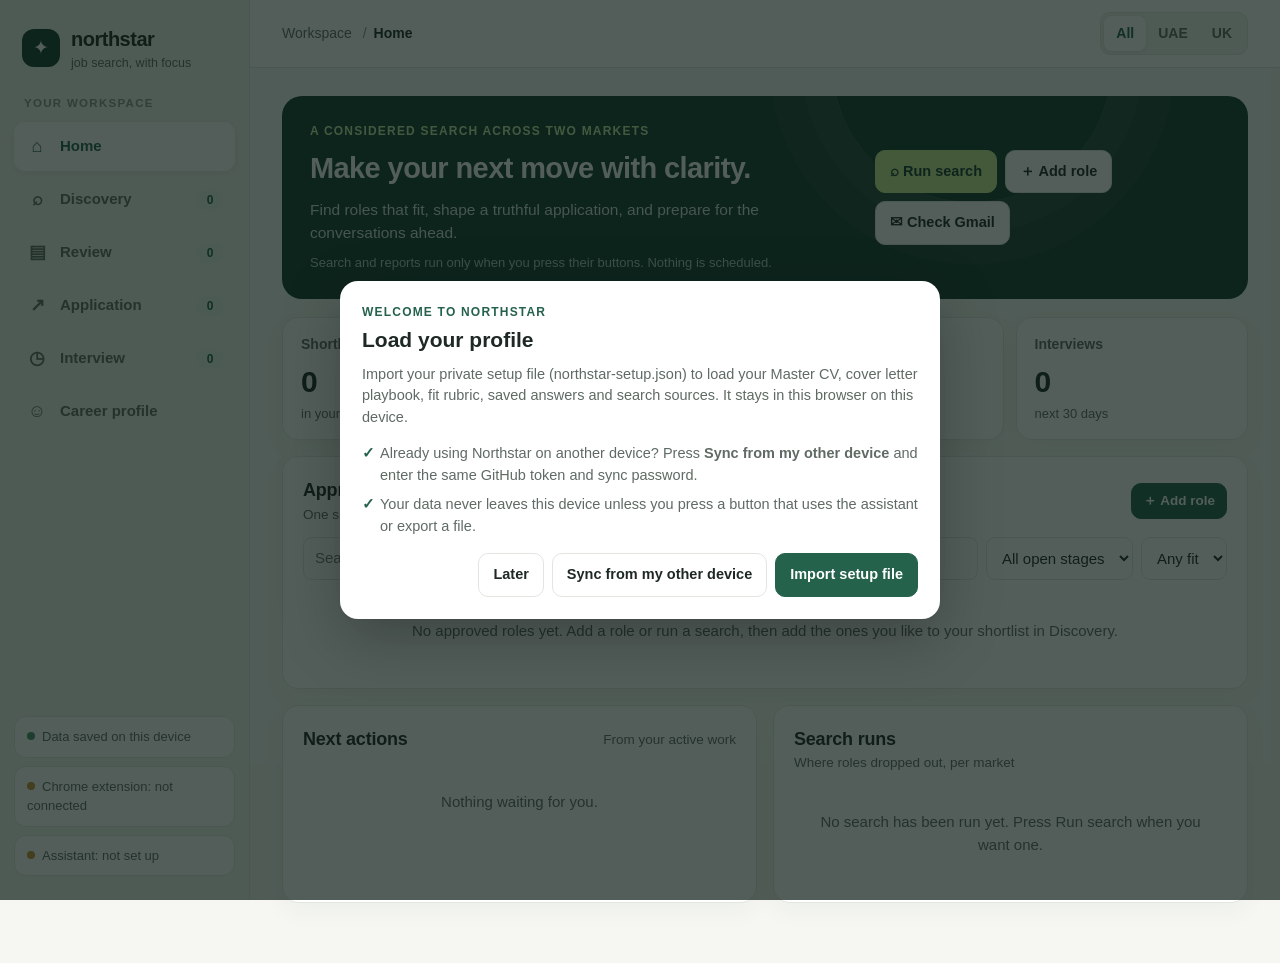
<file: index.html>
<!doctype html>
<html lang="en">
<head>
<meta charset="utf-8">
<meta name="viewport" content="width=device-width,initial-scale=1,viewport-fit=cover">
<meta name="theme-color" content="#153d32">
<meta name="northstar-app" content="3">
<meta name="apple-mobile-web-app-capable" content="yes">
<meta name="apple-mobile-web-app-title" content="Northstar">
<title>Northstar</title>
<link rel="manifest" href="manifest.webmanifest">
<link rel="icon" href="icons/icon.svg" type="image/svg+xml">
<link rel="apple-touch-icon" href="icons/icon-192.png">
<link rel="stylesheet" href="app.css">
<script src="vendor/jspdf.umd.min.js" defer></script>
</head>
<body>
<div class="app">
<aside class="side">
 <div class="brand"><div class="mark">✦</div><div><strong>northstar</strong><small>job search, with focus</small></div></div>
 <div class="nav-label">Your workspace</div>
 <nav class="nav" id="nav">
  <button class="active" data-page="home"><span class="glyph">⌂</span>Home</button>
  <button data-page="discovery"><span class="glyph">⌕</span>Discovery <span class="count" id="n-discovery">0</span></button>
  <button data-page="review"><span class="glyph">▤</span>Review <span class="count" id="n-review">0</span></button>
  <button data-page="application"><span class="glyph">↗</span>Application <span class="count" id="n-application">0</span></button>
  <button data-page="interview"><span class="glyph">◷</span>Interview <span class="count" id="n-interview">0</span></button>
  <button data-page="profile"><span class="glyph">☺</span>Career profile</button>
 </nav>
 <div class="side-bottom">
  <div class="state" id="st-data"><span class="dot ok"></span>Data saved on this device</div>
  <div class="state" id="st-ext"><span class="dot"></span>Chrome extension: checking…</div>
  <div class="state" id="st-ai"><span class="dot"></span>Assistant: not set up</div>
 </div>
</aside>
<main class="main">
 <header class="top">
  <div class="crumb">Workspace <span style="padding:0 7px;color:var(--faint)">/</span><b id="crumb">Home</b></div>
  <div class="topright">
   <div class="seg" id="markets"><button data-market="all" class="on">All</button><button data-market="UAE">UAE</button><button data-market="UK">UK</button></div>
  </div>
 </header>
 <div class="wrap">

 <!-- HOME -->
 <section class="page on" id="page-home">
  <div class="hero"><div class="hero-copy"><div class="eyebrow">A considered search across two markets</div><h1>Make your next move with clarity.</h1><p>Find roles that fit, shape a truthful application, and prepare for the conversations ahead.</p><small>Search and reports run only when you press their buttons. Nothing is scheduled.</small></div>
   <div class="hero-actions"><button class="btn lime" data-act="runSearch">⌕ Run search</button><button class="btn" data-act="openAddRole">＋ Add role</button><button class="btn" data-act="checkGmail">✉ Check Gmail</button></div></div>
  <div id="batch-bar"></div>
  <div class="stats">
   <div class="card stat"><div class="statlabel">Shortlisted</div><div class="statnum" id="s-short">0</div><div class="statnote">in your pipeline</div></div>
   <div class="card stat"><div class="statlabel">Strong fits</div><div class="statnum" id="s-strong">0</div><div class="statnote">fit 4 or 5</div></div>
   <div class="card stat"><div class="statlabel">To review</div><div class="statnum" id="s-review">0</div><div class="statnote">packs waiting for you</div></div>
   <div class="card stat"><div class="statlabel">Interviews</div><div class="statnum" id="s-int">0</div><div class="statnote">next 30 days</div></div>
  </div>
  <div class="card panel">
   <div class="panel-head"><div><h2>Approved roles <span class="tag gray" id="home-count">0</span></h2><small>One shortlist from discovery through interview</small></div><button class="btn sm primary" data-act="openAddRole">＋ Add role</button></div>
   <div class="toolbar"><input class="field search" id="f-q" placeholder="Search company or role"><select class="field" id="f-status"><option value="">All open stages</option></select><select class="field" id="f-fit"><option value="">Any fit</option><option value="4">Fit 4+</option><option value="5">Fit 5</option></select></div>
   <div class="rows" id="home-rows"></div>
  </div>
  <div class="grid2">
   <div class="card panel" id="gmail-card" hidden><div class="panel-head"><div><h2>From Gmail</h2><small>Suggested status changes. Nothing changes until you accept.</small></div></div><div id="gmail-list"></div></div>
   <div class="card panel"><div class="panel-head"><h2>Next actions</h2><small>From your active work</small></div><div id="next-actions"></div></div>
   <div class="card panel"><div class="panel-head"><div><h2>Search runs</h2><small>Where roles dropped out, per market</small></div></div><div id="run-list"></div></div>
  </div>
 </section>

 <!-- DISCOVERY -->
 <section class="page" id="page-discovery">
  <div class="title-row"><div><div class="eyebrow">Evaluate before applying</div><h1>Discovery</h1><p class="subtitle">Each role shows the fit, evidence and open questions behind its score. Adding to the shortlist never creates a pack.</p></div><div class="actions" style="margin:0"><button class="btn" data-act="openAddRole">＋ Add role</button><button class="btn primary" data-act="runSearch">⌕ Run search</button></div></div>
  <div class="split"><div id="discovery-list"></div>
   <div><div class="card panel"><div class="panel-head"><h2>Fit rubric</h2><button class="btn sm" data-act="openSource" data-arg="rubric">Read rubric</button></div><div id="rubric-meters"></div><div class="tiny" id="ko-count"></div></div>
   <div class="card panel" style="margin-top:14px"><div class="panel-head"><h2>Search sources</h2><button class="btn sm" data-act="goSettings">Search settings</button></div><div id="src-summary" class="tiny"></div></div></div>
  </div>
 </section>

 <!-- REVIEW -->
 <section class="page" id="page-review">
  <div class="title-row"><div><div class="eyebrow">Evidence before polish</div><h1>Review</h1><p class="subtitle">Tap a role to open it. Answer each claim, read the exact version, then approve it.</p></div><button class="btn" data-act="openSource" data-arg="playbook">Writing standards</button></div>
  <div id="review-list"></div>
 </section>

 <!-- APPLICATION -->
 <section class="page" id="page-application">
  <div class="title-row"><div><div class="eyebrow">A careful handoff to each application</div><h1>Application</h1><p class="subtitle">Only roles you approved appear here. Passwords, MFA, CAPTCHAs, declarations and consent stay with you. Northstar submits only what you approve in Final sign-off, one application at a time.</p></div><button class="btn primary" data-act="fillAllNow">Start filling now</button></div>
  <div class="notice" id="app-notice" style="margin-bottom:14px"></div>
  <div class="kanban" id="board"></div>
  <div id="needs-all" style="margin-top:14px"></div>
  <div id="applied" style="margin-top:14px"></div>
 </section>

 <!-- INTERVIEW -->
 <section class="page" id="page-interview">
  <div class="title-row"><div><div class="eyebrow">Prepare for the conversation</div><h1>Interview</h1><p class="subtitle">Dates, time zones, links and prep notes. Nothing is read from your calendar or email.</p></div><button class="btn primary" data-act="openInterview">＋ Add interview</button></div>
  <div id="interview-list"></div>
 </section>

 <!-- PROFILE -->
 <section class="page" id="page-profile">
  <div class="title-row"><div><div class="eyebrow">Your evidence, preferences and progress</div><h1>Career profile & reports</h1><p class="subtitle">Keep targets current, save confirmed answers and make a seven-day report when you need one.</p></div></div>
  <div class="tabs" id="ptabs"><button class="on" data-ptab="settings">Search settings</button><button data-ptab="answers">Answers</button><button data-ptab="cv">Master CV</button><button data-ptab="blocklist">Blocklist</button><button data-ptab="reports">Reports</button><button data-ptab="data">Data & connections</button></div>
  <div id="profile-view"></div>
 </section>
 </div>
</main>
</div>

<nav class="mobile" id="mobile-nav">
 <button class="on" data-page="home"><span class="glyph">⌂</span>Home</button>
 <button data-page="discovery"><span class="glyph">⌕</span>Discover</button>
 <button data-page="review"><span class="glyph">▤</span>Review</button>
 <button data-page="application"><span class="glyph">↗</span>Apply</button>
 <button data-page="interview"><span class="glyph">◷</span>Interview</button>
 <button data-page="profile"><span class="glyph">☺</span>Profile</button>
</nav>

<div class="modalbg" id="modal"><div class="modal" id="modal-box"></div></div>
<div class="toast" id="toast" role="status"></div>
<div class="busy" id="busy"><span class="spin"></span><span id="busy-text">Working…</span></div>
<script type="module" src="app.js"></script>
</body>
</html>
</file>
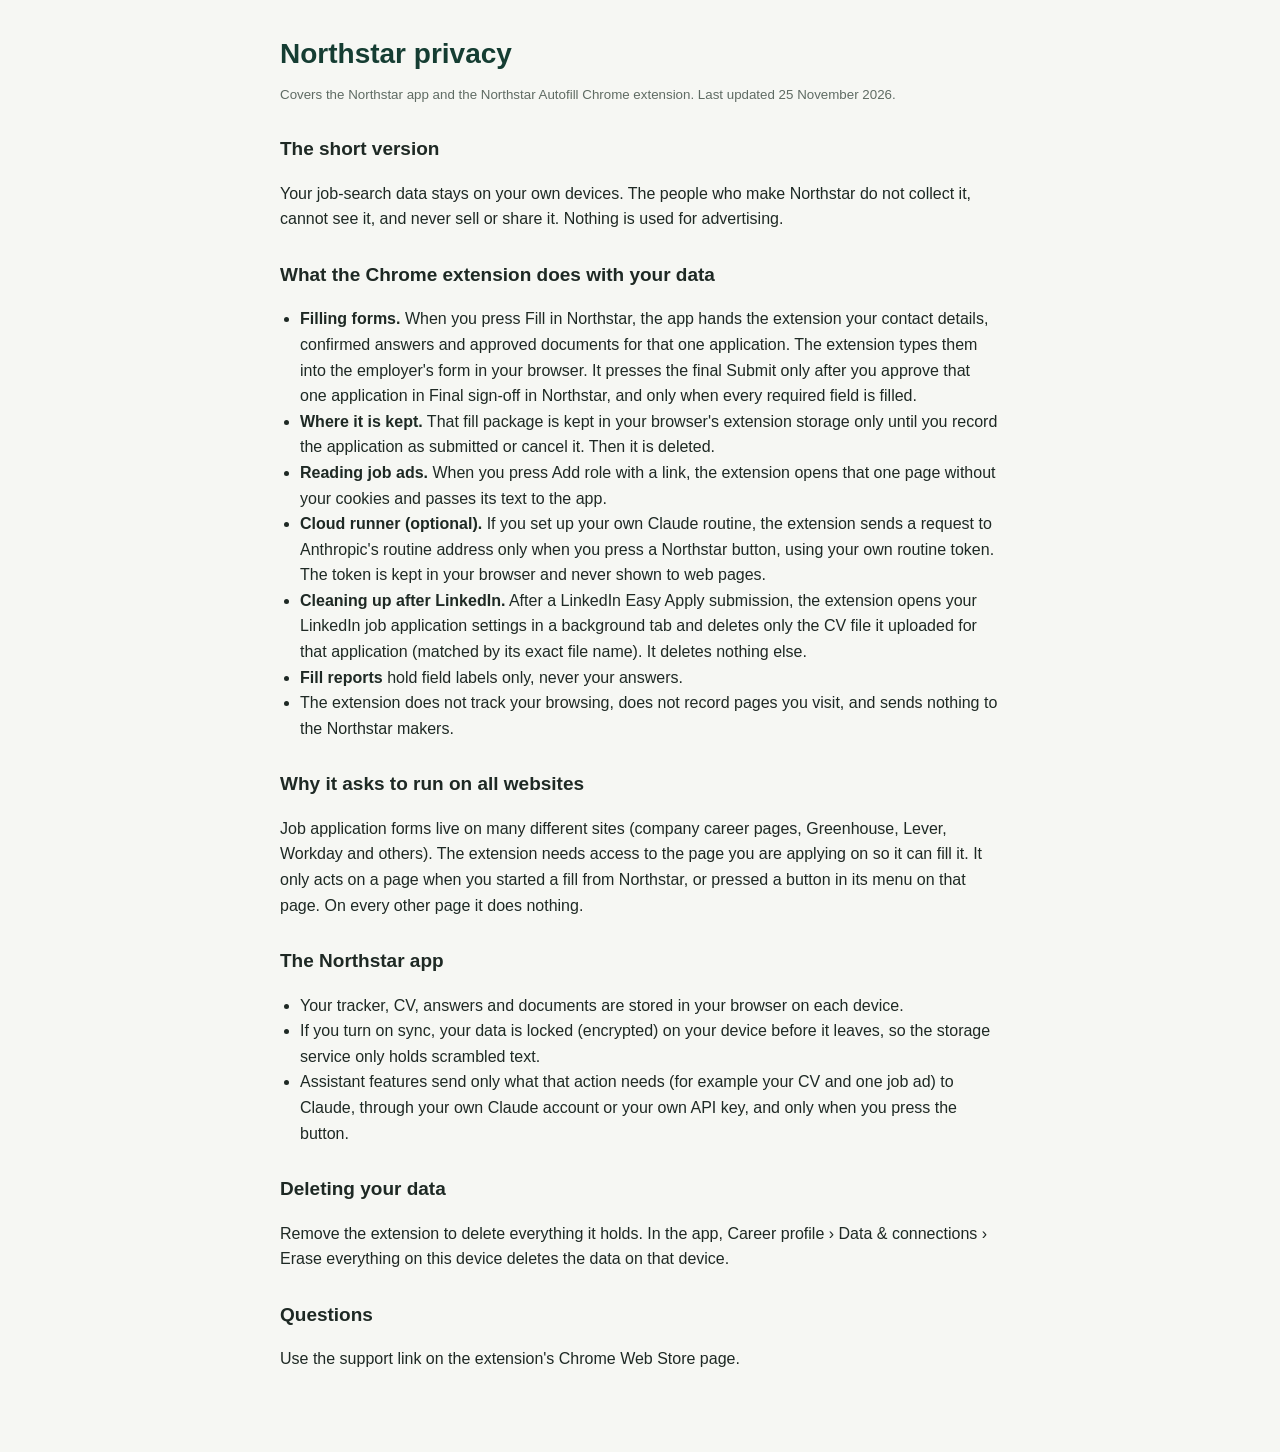
<file: privacy.html>
<!doctype html>
<html lang="en">
<head>
<meta charset="utf-8">
<meta name="viewport" content="width=device-width,initial-scale=1">
<title>Northstar privacy</title>
<style>
:root{--bg:#f6f7f3;--ink:#1e2924;--muted:#5f6b63;--line:#e2e6de;--brand:#153d32}
@media (prefers-color-scheme:dark){:root{--bg:#121815;--ink:#e6ece8;--muted:#a3b0a8;--line:#2a332e;--brand:#c8eda6}}
body{margin:0;background:var(--bg);color:var(--ink);font:16px/1.6 -apple-system,BlinkMacSystemFont,"Segoe UI",sans-serif}
main{max-width:720px;margin:0 auto;padding:32px 16px 64px}
h1{color:var(--brand);font-size:28px;margin:0 0 4px}h2{font-size:19px;margin:28px 0 6px}
p,li{color:var(--ink)}small{color:var(--muted)}ul{padding-left:20px}
</style>
</head>
<body><main>
<h1>Northstar privacy</h1>
<small>Covers the Northstar app and the Northstar Autofill Chrome extension. Last updated 25 November 2026.</small>

<h2>The short version</h2>
<p>Your job-search data stays on your own devices. The people who make Northstar do not collect it, cannot see it, and never sell or share it. Nothing is used for advertising.</p>

<h2>What the Chrome extension does with your data</h2>
<ul>
<li><b>Filling forms.</b> When you press Fill in Northstar, the app hands the extension your contact details, confirmed answers and approved documents for that one application. The extension types them into the employer's form in your browser. It presses the final Submit only after you approve that one application in Final sign-off in Northstar, and only when every required field is filled.</li>
<li><b>Where it is kept.</b> That fill package is kept in your browser's extension storage only until you record the application as submitted or cancel it. Then it is deleted.</li>
<li><b>Reading job ads.</b> When you press Add role with a link, the extension opens that one page without your cookies and passes its text to the app.</li>
<li><b>Cloud runner (optional).</b> If you set up your own Claude routine, the extension sends a request to Anthropic's routine address only when you press a Northstar button, using your own routine token. The token is kept in your browser and never shown to web pages.</li>
<li><b>Cleaning up after LinkedIn.</b> After a LinkedIn Easy Apply submission, the extension opens your LinkedIn job application settings in a background tab and deletes only the CV file it uploaded for that application (matched by its exact file name). It deletes nothing else.</li>
<li><b>Fill reports</b> hold field labels only, never your answers.</li>
<li>The extension does not track your browsing, does not record pages you visit, and sends nothing to the Northstar makers.</li>
</ul>

<h2>Why it asks to run on all websites</h2>
<p>Job application forms live on many different sites (company career pages, Greenhouse, Lever, Workday and others). The extension needs access to the page you are applying on so it can fill it. It only acts on a page when you started a fill from Northstar, or pressed a button in its menu on that page. On every other page it does nothing.</p>

<h2>The Northstar app</h2>
<ul>
<li>Your tracker, CV, answers and documents are stored in your browser on each device.</li>
<li>If you turn on sync, your data is locked (encrypted) on your device before it leaves, so the storage service only holds scrambled text.</li>
<li>Assistant features send only what that action needs (for example your CV and one job ad) to Claude, through your own Claude account or your own API key, and only when you press the button.</li>
</ul>

<h2>Deleting your data</h2>
<p>Remove the extension to delete everything it holds. In the app, Career profile › Data &amp; connections › Erase everything on this device deletes the data on that device.</p>

<h2>Questions</h2>
<p>Use the support link on the extension's Chrome Web Store page.</p>
</main></body>
</html>
</file>
<file: app.css>
:root{--ink:#1e2924;--muted:#5f6b63;--faint:#8a948c;--line:#e2e6de;--bg:#f6f7f3;--white:#fff;--panel:#fff;--side:#eff1eb;--green:#24624b;--dark:#153d32;--mint:#e6f1e9;--lime:#c9ed91;--amber:#8f5d12;--sand:#fff1d6;--blue:#3f6297;--pale-blue:#e9f0fa;--red:#9c4336;--pale-red:#fdece7;--gray-tag:#eef0eb;--shadow:0 9px 25px #1a2a200a;--r:16px;--paper:#fff;--field:#fff}
@media (prefers-color-scheme:dark){:root:not([data-theme="light"]){--ink:#e6ece7;--muted:#a8b3ab;--faint:#83908a;--line:#2e3833;--bg:#111816;--white:#18211e;--panel:#18211e;--side:#141c19;--green:#7fc8a4;--dark:#0e2a22;--mint:#1f3a30;--lime:#b9e27f;--amber:#f0be6a;--sand:#3a2f1a;--blue:#9dbcf0;--pale-blue:#1e2a3d;--red:#f1a395;--pale-red:#3b211d;--gray-tag:#24302b;--shadow:0 9px 25px #0005;--paper:#f9faf7;--field:#111816}}
:root[data-theme="dark"]{--ink:#e6ece7;--muted:#a8b3ab;--faint:#83908a;--line:#2e3833;--bg:#111816;--white:#18211e;--panel:#18211e;--side:#141c19;--green:#7fc8a4;--dark:#0e2a22;--mint:#1f3a30;--lime:#b9e27f;--amber:#f0be6a;--sand:#3a2f1a;--blue:#9dbcf0;--pale-blue:#1e2a3d;--red:#f1a395;--pale-red:#3b211d;--gray-tag:#24302b;--shadow:0 9px 25px #0005;--paper:#f9faf7;--field:#111816}
*{box-sizing:border-box}
html{-webkit-text-size-adjust:100%}
body{margin:0;background:var(--bg);color:var(--ink);font:16px/1.5 -apple-system,BlinkMacSystemFont,"Segoe UI",Roboto,sans-serif}
button,input,select,textarea{font:inherit;color:inherit}
button{cursor:pointer}
a{color:var(--green)}
:focus-visible{outline:3px solid #9fd37e;outline-offset:2px}
.app{min-height:100vh;display:grid;grid-template-columns:250px minmax(0,1fr)}
.side{background:var(--side);border-right:1px solid var(--line);padding:24px 14px;display:flex;flex-direction:column;gap:22px;position:sticky;top:0;height:100vh}
.brand{display:flex;align-items:center;gap:11px;padding:0 8px}
.mark{width:38px;height:38px;border-radius:12px;background:var(--dark);color:#fff;display:grid;place-items:center;font-size:19px}
.brand strong{font-size:20px;letter-spacing:-.5px}
.brand small{display:block;color:var(--muted);font-size:12.5px}
.nav-label{font-size:11.5px;color:var(--faint);font-weight:800;letter-spacing:1.3px;text-transform:uppercase;padding:0 10px;margin-bottom:-12px}
.nav{display:grid;gap:4px}
.nav button{border:0;background:none;color:var(--muted);text-align:left;padding:11px 12px;border-radius:11px;display:flex;align-items:center;gap:12px;font-size:15px;font-weight:650}
.nav button:hover{background:var(--mint);color:var(--ink)}
.nav button.active{background:var(--panel);color:var(--green);box-shadow:0 2px 6px #12201910}
.glyph{width:22px;text-align:center;font-size:18px}
.nav .count{margin-left:auto;border-radius:9px;background:var(--mint);color:var(--green);font-size:12px;padding:1px 8px;min-width:26px;text-align:center}
.side-bottom{margin-top:auto;display:grid;gap:8px}
.state{background:var(--panel);border:1px solid var(--line);border-radius:12px;padding:10px 12px;font-size:13px;color:var(--muted)}
.dot{display:inline-block;width:8px;height:8px;border-radius:50%;background:#c89435;margin-right:7px;vertical-align:1px}
.dot.ok{background:#4b956c}
.main{min-width:0}
.top{height:68px;background:var(--panel);border-bottom:1px solid var(--line);padding:0 32px;display:flex;align-items:center;justify-content:space-between;gap:12px;position:sticky;top:0;z-index:5}
.crumb{font-size:14px;color:var(--muted)}
.crumb b{color:var(--ink)}
.topright{display:flex;align-items:center;gap:10px}
.seg{display:flex;padding:3px;border-radius:10px;background:var(--side);border:1px solid var(--line)}
.seg button{border:0;background:transparent;padding:7px 12px;color:var(--muted);border-radius:8px;font-size:14px;font-weight:750}
.seg button.on{background:var(--panel);color:var(--green);box-shadow:0 1px 4px #1421171a}
.wrap{max-width:1480px;margin:auto;padding:28px 32px 60px}
.page{display:none}
.page.on{display:block;animation:up .18s ease}
@keyframes up{from{opacity:.4;transform:translateY(4px)}to{opacity:1;transform:none}}
h1,h2,h3,p{margin-top:0}
.eyebrow{text-transform:uppercase;letter-spacing:1.2px;font-size:12px;font-weight:850;color:var(--green)}
.title-row{display:flex;align-items:flex-end;justify-content:space-between;gap:18px;margin-bottom:22px;flex-wrap:wrap}
.title-row h1{font-size:32px;line-height:1.15;letter-spacing:-.8px;margin:6px 0 4px}
.subtitle{color:var(--muted);font-size:15.5px;margin:0;max-width:760px}
.btn{border:1px solid var(--line);border-radius:10px;background:var(--panel);color:var(--ink);padding:10px 14px;font-size:14.5px;font-weight:700;display:inline-flex;align-items:center;justify-content:center;gap:7px;transition:.15s;white-space:nowrap;text-decoration:none}
.btn:hover{box-shadow:var(--shadow);transform:translateY(-1px)}
.btn:disabled{opacity:.5;cursor:not-allowed;transform:none;box-shadow:none}
.btn.primary{background:var(--green);border-color:var(--green);color:#fff}
:root[data-theme="dark"] .btn.primary{color:#0d1f18}
@media (prefers-color-scheme:dark){:root:not([data-theme="light"]) .btn.primary{color:#0d1f18}}
.btn.lime{background:var(--lime);border-color:var(--lime);color:#153d32}
.btn.soft{background:var(--mint);border-color:transparent;color:var(--green)}
.btn.danger{color:var(--red)}
.btn.sm{font-size:13.5px;padding:7px 11px}
.btn.link{border:0;background:none;padding:4px 2px;color:var(--green);box-shadow:none}
.card{background:var(--panel);border:1px solid var(--line);border-radius:var(--r);box-shadow:var(--shadow)}
.panel{padding:20px}
.panel-head{display:flex;justify-content:space-between;align-items:center;gap:12px;margin-bottom:12px;flex-wrap:wrap}
.panel-head h2{font-size:18px;letter-spacing:-.2px;margin:0}
.panel-head small{color:var(--muted);font-size:13.5px;display:block}
.hero{background:var(--dark);border-radius:20px;padding:26px 28px;color:#fff;display:flex;align-items:center;justify-content:space-between;gap:20px;position:relative;overflow:hidden;margin-bottom:18px}
.hero:after{content:"";position:absolute;right:14%;top:-175px;width:280px;height:280px;border-radius:50%;border:1px solid #ffffff1b;box-shadow:0 0 0 30px #ffffff09,0 0 0 62px #ffffff06;pointer-events:none}
.hero-copy{position:relative;z-index:1;max-width:640px}
.hero .eyebrow{color:#c8eda6}
.hero h1{font-size:29px;letter-spacing:-.6px;margin:7px 0}
.hero p{margin:0;color:#d5e4db;font-size:15.5px}
.hero small{color:#b7d0c2;font-size:13px;display:block;margin-top:9px}
.hero-actions{position:relative;z-index:1;display:flex;gap:8px;flex-wrap:wrap}
.tag{display:inline-flex;align-items:center;justify-content:center;gap:5px;border-radius:20px;padding:4px 10px;font-size:12.5px;font-weight:800;white-space:nowrap;line-height:1.35}
.tag.green{background:var(--mint);color:var(--green)}
.tag.amber{background:var(--sand);color:var(--amber)}
.tag.blue{background:var(--pale-blue);color:var(--blue)}
.tag.gray{background:var(--gray-tag);color:var(--muted)}
.tag.red{background:var(--pale-red);color:var(--red)}
.badge{min-width:150px}
.stats{display:grid;grid-template-columns:repeat(4,1fr);gap:12px;margin-bottom:16px}
.stat{padding:16px 18px}
.statlabel{color:var(--muted);font-size:14px;font-weight:700}
.statnum{font-size:30px;font-weight:750;letter-spacing:-.8px;margin:4px 0 0}
.statnote{font-size:13px;color:var(--muted)}
.toolbar{display:flex;flex-wrap:wrap;gap:8px;margin:4px 0 14px}
.field,.formfield input,.formfield select,.formfield textarea{background:var(--field);border:1px solid var(--line);border-radius:9px;padding:9px 11px;font-size:15px;color:var(--ink)}
.field.search{min-width:220px;flex:1}
/* role rows: badges sit in their own fixed column so they line up */
.rows{display:grid}
.rowhead,.rowitem{display:grid;grid-template-columns:minmax(0,1.6fr) minmax(0,1fr) 78px 178px 150px;align-items:center;gap:14px;padding:12px 6px}
.rowhead{font-size:12px;letter-spacing:.9px;text-transform:uppercase;color:var(--faint);font-weight:800;border-bottom:1px solid var(--line);padding-top:4px}
.rowitem{border-bottom:1px solid var(--line);font-size:15px}
.rowitem:last-child{border-bottom:0}
.rowitem .status{justify-self:start}
.rowitem .act{justify-self:end}
.role{font-weight:750;font-size:15.5px}
.org{color:var(--muted);font-size:13.5px;margin-top:2px}
.fit{display:flex;align-items:center;gap:7px;font-weight:800}
.fitbar{height:6px;width:40px;background:var(--gray-tag);border-radius:9px;overflow:hidden}
.fitbar i{display:block;height:100%;background:var(--green)}
.showall{display:flex;justify-content:center;padding-top:12px}
.grid2{display:grid;grid-template-columns:1fr 1fr;gap:16px;margin-top:16px}
.split{display:grid;grid-template-columns:minmax(0,1.5fr) minmax(280px,.7fr);gap:16px;align-items:start}
/* collapsible groups */
details.group{border:1px solid var(--line);border-radius:14px;background:var(--panel);margin-bottom:12px;box-shadow:var(--shadow)}
details.group>summary{list-style:none;cursor:pointer;padding:14px 18px;display:flex;align-items:center;gap:10px;font-weight:800;font-size:16.5px}
details.group>summary::-webkit-details-marker{display:none}
details.group>summary:before,details.rcard>summary:before,details.more>summary:before{content:"▸";color:var(--green);transition:.15s;display:inline-block;width:14px}
details[open].group>summary:before,details[open].rcard>summary:before,details[open].more>summary:before{transform:rotate(90deg)}
details.group>summary .count{background:var(--mint);color:var(--green);border-radius:20px;padding:1px 10px;font-size:13px}
details.group>.gbody{padding:0 18px 16px}
details.more>summary{cursor:pointer;color:var(--green);font-weight:700;font-size:14px;list-style:none;padding:6px 0}
details.more>summary::-webkit-details-marker{display:none}
/* job cards */
.jobcard{padding:16px 18px;margin-bottom:10px;border:1px solid var(--line);border-radius:14px;background:var(--panel)}
.jobtop{display:flex;justify-content:space-between;gap:15px}
.jobcard h3{font-size:17.5px;letter-spacing:-.2px;margin:4px 0}
.jobmeta{font-size:14px;color:var(--muted)}
.scorebig{font-size:24px;font-weight:850;color:var(--green);white-space:nowrap}
.scorebig small{font-size:13px;color:var(--muted);font-weight:600}
.jobcard p{font-size:14.5px;color:var(--muted);margin:9px 0}
.chips{display:flex;gap:6px;flex-wrap:wrap}
.actions{display:flex;gap:7px;flex-wrap:wrap;margin-top:12px;align-items:center}
.meter{display:grid;grid-template-columns:150px 1fr 54px;align-items:center;gap:9px;font-size:14px;color:var(--muted);margin:10px 0}
.meterbar{height:7px;background:var(--gray-tag);border-radius:8px;overflow:hidden}
.meterbar i{display:block;height:100%;background:var(--green)}
.bullets{list-style:none;padding:0;margin:8px 0;display:grid;gap:7px}
.bullets li{font-size:14.5px;color:var(--muted);position:relative;padding-left:18px}
.bullets li:before{content:'✓';position:absolute;left:0;color:var(--green);font-weight:800}
.bullets.gap li:before{content:'?';color:var(--amber)}
/* search funnel */
.funnel{display:grid;gap:6px;margin:8px 0 4px}
.fstep{display:grid;grid-template-columns:minmax(0,1fr) 54px;gap:10px;align-items:center;font-size:14px}
.fbar{height:24px;border-radius:7px;background:var(--mint);position:relative;overflow:hidden}
.fbar i{position:absolute;inset:0 auto 0 0;background:var(--green);opacity:.32}
.fbar span{position:relative;z-index:1;padding:0 9px;line-height:24px;font-weight:700;color:var(--ink);mix-blend-mode:normal}

.fstep b{text-align:right}
.runhead{display:flex;justify-content:space-between;gap:10px;flex-wrap:wrap;font-size:14.5px}
/* review */
details.rcard{border:1px solid var(--line);border-radius:14px;background:var(--panel);margin-bottom:10px;box-shadow:var(--shadow)}
details.rcard>summary{list-style:none;cursor:pointer;display:grid;grid-template-columns:14px minmax(0,1fr) 70px 178px;gap:12px;align-items:center;padding:14px 18px}
details.rcard>summary::-webkit-details-marker{display:none}
.rsum-title{font-weight:750;white-space:nowrap;overflow:hidden;text-overflow:ellipsis}
.rsum-title span{color:var(--muted);font-weight:500}
.rbody{padding:0 18px 18px}
.checkline-row{font-size:14.5px;padding:10px 12px;border-radius:10px;background:var(--side);margin-top:10px}
.scoreline{display:flex;flex-wrap:wrap;gap:6px 16px;font-size:14.5px;padding:10px 12px;border-radius:10px;background:var(--side);align-items:center}
.scoreline b{color:var(--green)}
.docs{display:grid;grid-template-columns:1fr 1fr;gap:14px;margin-top:14px}
.docwrap{border:1px solid var(--line);border-radius:14px;overflow:hidden;background:var(--side)}
.dochead{display:flex;justify-content:space-between;align-items:center;gap:8px;padding:10px 12px;font-weight:750;font-size:14.5px;flex-wrap:wrap}
.paper{background:var(--paper);color:#1e2924;margin:0 10px 10px;border-radius:6px;box-shadow:0 2px 12px #0002;padding:34px 38px;font:14px/1.55 Georgia,"Iowan Old Style","Times New Roman",serif;max-height:620px;overflow:auto}
.paper.tall{max-height:none}
.paper h1{font:700 23px/1.2 -apple-system,"Segoe UI",sans-serif;margin:0 0 4px;color:#1e2924}
.paper h2{font:800 12.5px/1.3 -apple-system,"Segoe UI",sans-serif;letter-spacing:1.1px;text-transform:uppercase;color:#24624b;border-bottom:1px solid #d7ddd5;padding-bottom:4px;margin:20px 0 8px}
.paper h3{font:700 15px/1.3 -apple-system,"Segoe UI",sans-serif;margin:14px 0 2px}
.paper h4{font:700 13.5px/1.3 -apple-system,"Segoe UI",sans-serif;margin:10px 0 2px;color:#5f6b63}
.paper p{margin:0 0 8px}
.paper ul,.paper ol{margin:4px 0 10px;padding-left:20px}
.paper li{margin:3px 0}
.paper li.sub{margin-left:16px}
.paper em{color:#4d5a52}
.paper a{color:#24624b}
.paper hr{border:0;border-top:1px solid #dfe3dc;margin:14px 0}
.paper .doc-table{overflow:auto}
.paper table{border-collapse:collapse;width:100%;font-size:13px;margin:6px 0 12px}
.paper th,.paper td{border-bottom:1px solid #e3e7e0;padding:6px 8px;text-align:left;vertical-align:top}
.paper code{font-size:12.5px;background:#eef1ec;padding:1px 4px;border-radius:4px}
.paper.letter{font-size:15px;line-height:1.65}
.claims{margin-top:14px}
.claim{border:1px solid var(--line);border-radius:12px;padding:12px 14px;margin-top:8px;background:var(--panel)}
.claim.done{background:var(--mint);border-color:transparent}
.claim q{display:block;font-weight:700;quotes:none}
.claim .why{color:var(--muted);font-size:13.5px}
.claim textarea{width:100%;margin:8px 0 6px;min-height:64px;background:var(--field);border:1px solid var(--line);border-radius:9px;padding:9px 11px;font-size:15px}
.claim .crow{display:flex;gap:10px;align-items:center;flex-wrap:wrap}
.checkline{font-size:14.5px;display:flex;gap:8px;align-items:flex-start;line-height:1.4}
.checkline input{accent-color:var(--green);margin:3px 0 0;width:17px;height:17px;flex:0 0 auto}
/* applications */
.kanban{display:grid;grid-template-columns:repeat(3,minmax(0,1fr));gap:12px}
.column{background:var(--side);border-radius:14px;padding:12px;min-height:200px;border:1px solid var(--line)}
.colhead{font-size:15px;font-weight:850;display:flex;justify-content:space-between;margin:2px 2px 10px}
.application{padding:13px;border-radius:12px;background:var(--panel);border:1px solid var(--line);margin-bottom:9px}
.application b{font-size:15px}
.application small{display:block;color:var(--muted);font-size:13.5px;margin-top:2px}
.application p{color:var(--muted);font-size:14px;margin:8px 0}
.application ul{margin:4px 0 6px 18px;padding:0;font-size:13.5px;color:var(--muted)}
.application .field{width:100%;margin:6px 0;font-size:14px}
/* interviews */
.interview{padding:18px;margin-bottom:12px}
.interview-head{display:flex;gap:12px;align-items:flex-start}
.datebox{min-width:62px;padding:8px;border-radius:10px;text-align:center;background:var(--mint);color:var(--green);font-size:13px;font-weight:850}
.interview h3{font-size:17px;margin:0 0 3px}
.interview p{font-size:14.5px;color:var(--muted);margin:2px 0}
/* profile */
.tabs{display:flex;gap:4px;overflow-x:auto;border-bottom:1px solid var(--line);margin:-4px 0 18px}
.tabs button{border:0;background:transparent;padding:10px 13px;color:var(--muted);font-size:15px;font-weight:750;white-space:nowrap;border-bottom:2px solid transparent}
.tabs button.on{color:var(--green);border-color:var(--green)}
.formgrid{display:grid;grid-template-columns:1fr 1fr;gap:12px}
.formfield{display:grid;gap:5px}
.formfield label{font-size:13.5px;font-weight:750;color:var(--muted)}
.formfield textarea{min-height:80px;resize:vertical}
.full{grid-column:1/-1}
.listrow{padding:11px 0;border-bottom:1px solid var(--line);display:flex;justify-content:space-between;align-items:center;gap:10px;font-size:15px}
.listrow:last-child{border:0}
.srcrow{display:grid;grid-template-columns:28px minmax(0,1fr) 90px 110px auto;gap:10px;align-items:center;padding:10px 0;border-bottom:1px solid var(--line);font-size:15px}
.srcrow:last-child{border:0}
.srcrow input[type=checkbox]{width:19px;height:19px;accent-color:var(--green)}
.notice{padding:12px 14px;background:var(--side);border-radius:11px;color:var(--muted);font-size:14px;border:1px solid var(--line)}
.notice.warn{background:var(--sand);color:var(--amber);border-color:transparent}
.tiny{font-size:13px;color:var(--muted)}
.empty{padding:26px;text-align:center;color:var(--muted);font-size:15px}
.divider{height:1px;background:var(--line);margin:14px 0}
/* modals */
.modalbg{position:fixed;inset:0;background:#0b1a15b3;z-index:30;display:none;align-items:center;justify-content:center;padding:16px}
.modalbg.show{display:flex}
.modal{background:var(--panel);border-radius:18px;width:min(600px,100%);padding:22px;box-shadow:0 20px 60px #0004;max-height:92vh;overflow:auto}
.modal.wide{width:min(900px,100%)}
.modal.xwide{width:min(1380px,98vw);padding:18px}
.modal h2{font-size:21px;margin:3px 0 8px}
.modal>p{font-size:14.5px;color:var(--muted)}
.modalfoot{display:flex;justify-content:flex-end;gap:8px;margin-top:16px;flex-wrap:wrap}
.editor{display:grid;grid-template-columns:minmax(0,1fr) minmax(0,1fr);gap:14px;margin-top:8px}
.editor .edtabs{display:flex;gap:4px;flex-wrap:wrap;margin-bottom:8px}
.editor textarea{width:100%;height:min(62vh,640px);font:13px/1.55 ui-monospace,SFMono-Regular,Menlo,Consolas,monospace;background:var(--field);border:1px solid var(--line);border-radius:10px;padding:12px;resize:vertical}
.editor .paper{max-height:min(62vh,640px);margin:0;padding:26px 30px;font-size:13px}
.toast{position:fixed;left:50%;bottom:24px;transform:translate(-50%,14px);background:#173d32;color:#fff;border-radius:11px;padding:11px 16px;font-size:14.5px;opacity:0;transition:.2s;z-index:40;pointer-events:none;max-width:min(640px,92vw)}
.toast.show{opacity:1;transform:translate(-50%,0)}
.busy{position:fixed;right:18px;bottom:18px;z-index:35;background:var(--panel);border:1px solid var(--line);box-shadow:var(--shadow);border-radius:12px;padding:10px 14px;font-size:14px;display:none;max-width:360px}
.busy.show{display:block}
.spin{display:inline-block;width:14px;height:14px;border:2px solid var(--mint);border-top-color:var(--green);border-radius:50%;animation:sp 1s linear infinite;vertical-align:-2px;margin-right:8px}
@keyframes sp{to{transform:rotate(360deg)}}
.mobile{display:none}
/* responsive */
@media(max-width:1180px){.kanban{grid-template-columns:repeat(2,minmax(0,1fr))}.rowhead,.rowitem{grid-template-columns:minmax(0,1.6fr) 70px 178px 130px}.rowhead .c-loc,.rowitem .c-loc{display:none}}
@media(max-width:1000px){.app{grid-template-columns:210px minmax(0,1fr)}.wrap{padding:24px}.split,.docs,.editor{grid-template-columns:1fr}.stats{grid-template-columns:repeat(2,1fr)}}
@media(max-width:720px){
 body{font-size:16px}
 .app{display:block}.side{display:none}
 .top{height:58px;padding:0 14px}
 .crumb{display:none}
 .wrap{padding:16px 14px 96px}
 .title-row h1{font-size:27px}
 .hero{padding:20px;display:block}.hero h1{font-size:25px}.hero-actions{margin-top:14px}
 .grid2,.formgrid,.kanban{grid-template-columns:1fr}
 .stats{gap:8px}.stat{padding:12px 14px}.statnum{font-size:25px}
 .rowhead{display:none}
 .rowitem{grid-template-columns:minmax(0,1fr) 150px;gap:6px 10px;padding:12px 2px}
 .rowitem .c-fit{display:none}
 .rowitem .act{grid-column:1/-1;justify-self:start}
 .rowitem .status{justify-self:end}
 .badge{min-width:140px}
 details.rcard>summary{grid-template-columns:14px minmax(0,1fr);row-gap:6px;padding:13px 14px}
 details.rcard>summary .badge{grid-column:2;justify-self:start}
 details.rcard>summary .c-fit{display:none}
 .rsum-title{white-space:normal}
 .rbody{padding:0 12px 14px}
 .paper{padding:22px 18px;margin:0 6px 6px;font-size:14px}
 .meter{grid-template-columns:118px 1fr 48px;font-size:13.5px}
 .srcrow{grid-template-columns:26px minmax(0,1fr) auto;}
 .srcrow .c-mkt,.srcrow .c-kind{display:none}
 .modal{padding:18px}
 .modal.xwide{padding:12px}
 .mobile{display:flex;position:fixed;z-index:20;bottom:0;left:0;right:0;background:var(--panel);border-top:1px solid var(--line);justify-content:space-around;padding:6px 2px calc(6px + env(safe-area-inset-bottom))}
 .mobile button{border:0;background:none;color:var(--muted);display:grid;justify-items:center;gap:1px;font-size:12px;font-weight:650;padding:4px 6px;min-width:56px}
 .mobile button.on{color:var(--green);font-weight:850}
 .mobile .glyph{font-size:19px}
 .seg button{padding:6px 9px;font-size:13px}
}
@media print{.side,.top,.mobile,.toast,.busy{display:none!important}.app{display:block}}
ol.steps{padding-left:22px;margin:8px 0 12px;display:grid;gap:12px;font-size:15px}
ol.steps li::marker{font-weight:800;color:var(--green)}
details.ansrow{border-bottom:1px solid var(--line)}
details.ansrow:last-child{border:0}
details.ansrow>summary{list-style:none;cursor:pointer;padding:10px 0;display:grid;grid-template-columns:minmax(0,1fr);gap:2px;font-size:15px}
details.ansrow>summary::-webkit-details-marker{display:none}
details.ansrow>summary b{overflow-wrap:anywhere}
.ansprev{color:var(--muted);font-size:13.5px;white-space:nowrap;overflow:hidden;text-overflow:ellipsis}
details.ansrow[open] .ansprev{display:none}
.ansfull{padding:0 0 12px;font-size:14.5px;overflow-wrap:anywhere}
.anstags{display:flex;gap:6px;flex-wrap:wrap;margin:2px 0}
.stsel{font:inherit;font-size:13px;font-weight:700;border:1px solid var(--line);border-radius:20px;padding:4px 8px;background:var(--mint);color:var(--green);max-width:100%;cursor:pointer}

/* v34 applications: cards never spill, sign-off checklist, applied table */
.application{min-width:0;overflow-wrap:anywhere}
.application .btn{white-space:normal;max-width:100%;text-align:center;line-height:1.25}
.application .actions .btn{flex:1 1 auto}
.colsub{margin:-4px 2px 10px}
ul.signoff{list-style:none;margin:8px 0;padding:0}ul.signoff li{position:relative;padding-left:22px;margin:4px 0;font-size:13.5px;color:var(--muted)}
ul.signoff li.ok::before{content:"✓";position:absolute;left:3px;color:#24624b;font-weight:800}ul.signoff li.todo::before{content:"○";position:absolute;left:3px;color:#b07a1e;font-weight:800}
.needgroup{padding:8px 0;border-top:1px solid var(--line)}.needgroup:first-of-type{border-top:0}.needgroup ul{margin:4px 0 0 18px;padding:0;font-size:13.5px;color:var(--muted)}
.tablewrap{overflow-x:auto}
table.applied{width:100%;border-collapse:collapse;font-size:14px}
table.applied th{text-align:left;font-size:12px;text-transform:uppercase;letter-spacing:.04em;color:var(--muted);padding:6px 8px;border-bottom:1px solid var(--line)}
table.applied td{padding:8px;border-bottom:1px solid var(--line);vertical-align:top}
table.applied td.acts{white-space:nowrap}table.applied td.acts .btn{margin:0 4px 4px 0}
@media(max-width:700px){table.applied th:nth-child(4),table.applied td:nth-child(4){display:none}}
</file>
